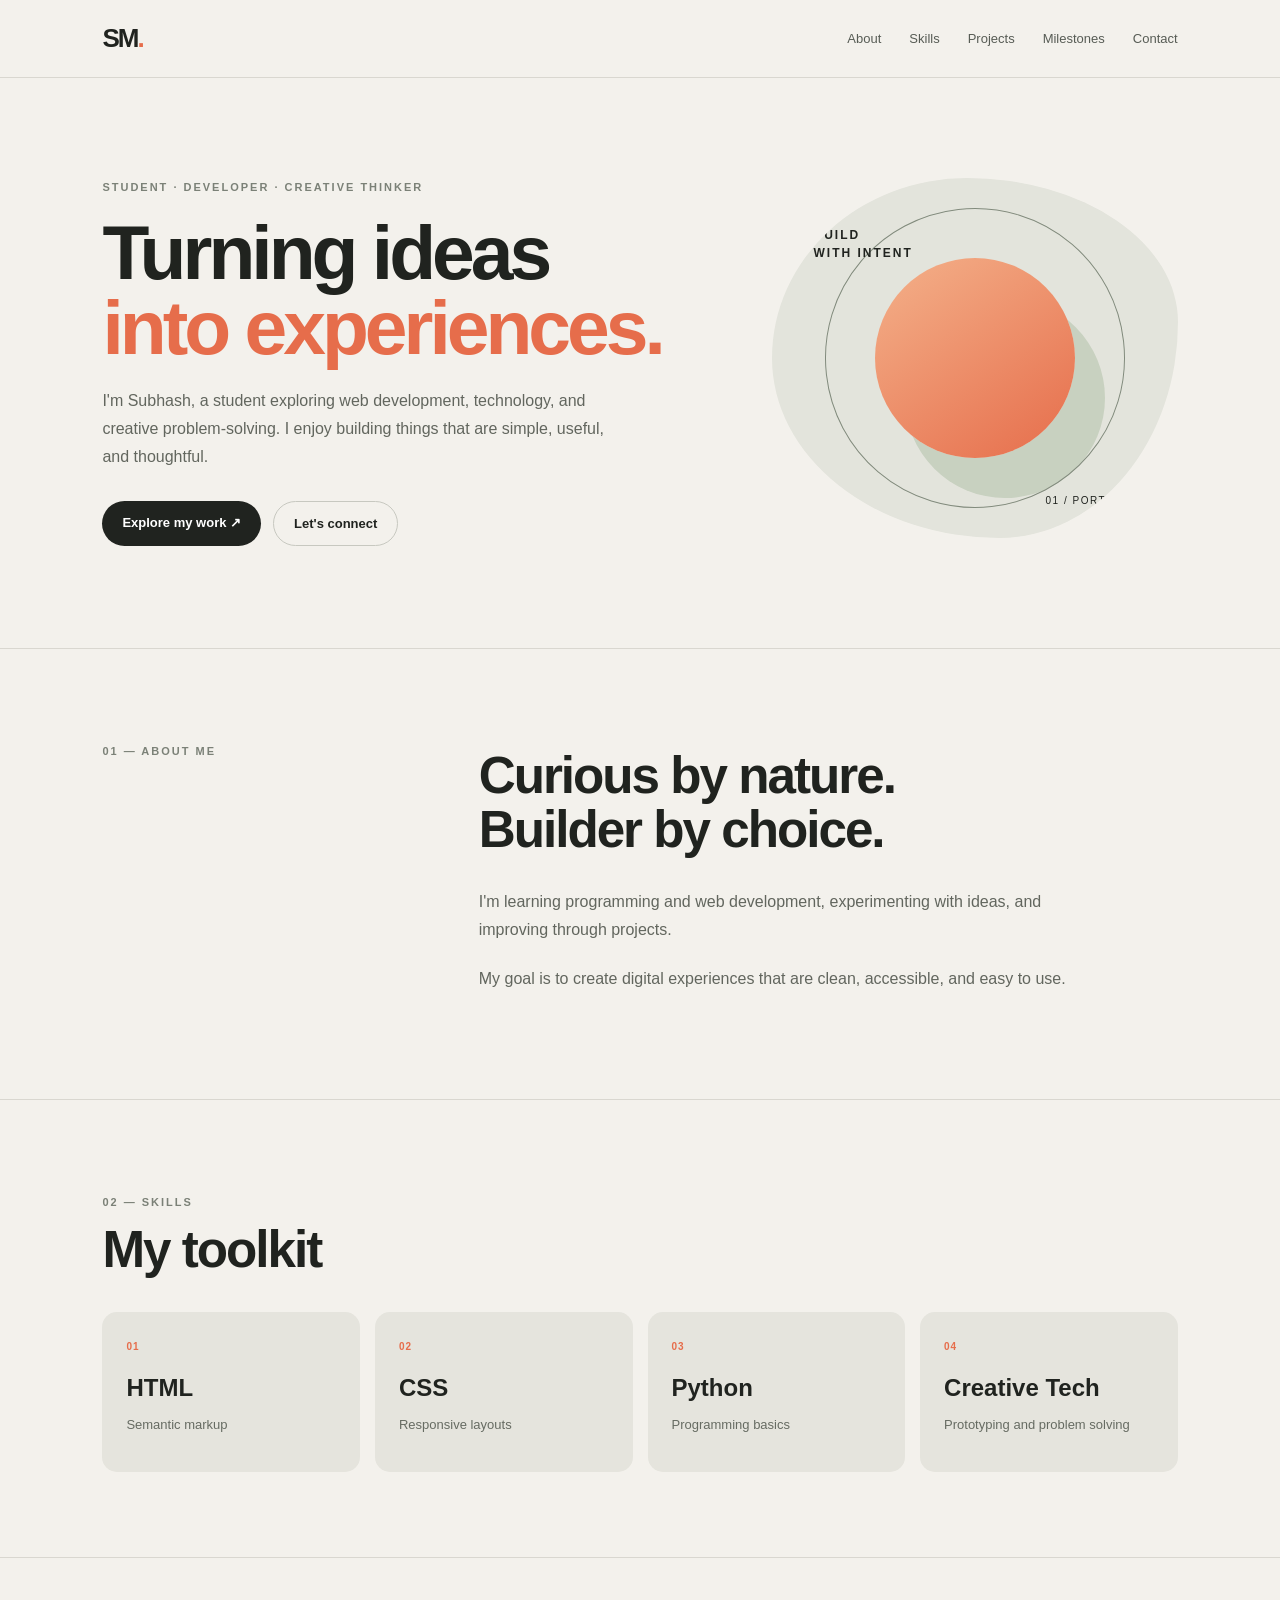
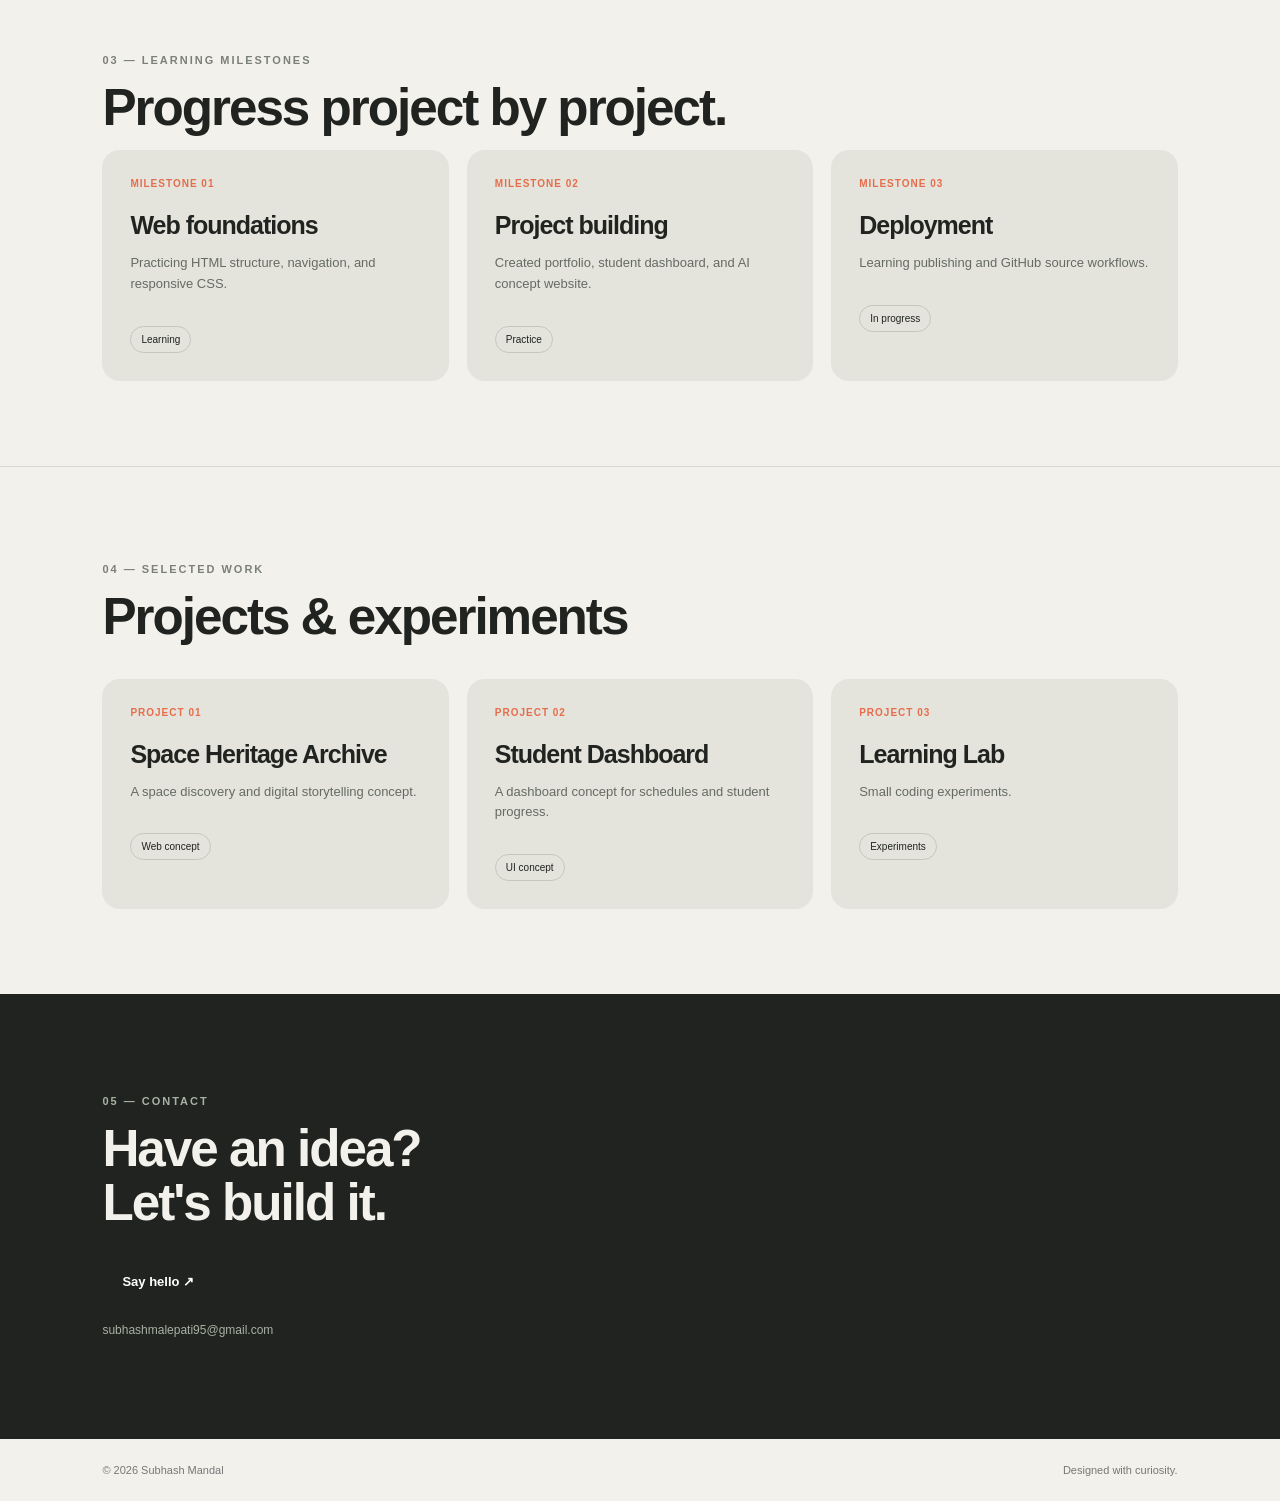
<file: index.html>
<!DOCTYPE html><html lang="en"><head><meta charset="UTF-8"><meta name="viewport" content="width=device-width, initial-scale=1"><title>Subhash | Portfolio</title><link rel="stylesheet" href="style.css"></head><body><header class="topbar"><a class="logo" href="#home">SM<span>.</span></a><nav><a href="#about">About</a><a href="#skills">Skills</a><a href="#projects">Projects</a><a href="#achievements">Milestones</a><a href="#contact">Contact</a></nav></header><main><section class="hero" id="home"><div class="hero-copy"><p class="eyebrow">STUDENT · DEVELOPER · CREATIVE THINKER</p><h1>Turning ideas<br><span>into experiences.</span></h1><p class="intro">I'm Subhash, a student exploring web development, technology, and creative problem-solving. I enjoy building things that are simple, useful, and thoughtful.</p><div class="actions"><a class="button primary" href="#projects">Explore my work ↗</a><a class="button secondary" href="#contact">Let's connect</a></div></div><div class="hero-art"><div class="orb"></div><div class="orbit"></div><div class="art-label">BUILD<br>WITH INTENT</div><div class="art-small">01 / PORTFOLIO</div></div></section><section class="section" id="about"><div class="section-heading"><p class="eyebrow">01 — ABOUT ME</p><h2>Curious by nature.<br>Builder by choice.</h2></div><div class="about-text"><p>I'm learning programming and web development, experimenting with ideas, and improving through projects.</p><p>My goal is to create digital experiences that are clean, accessible, and easy to use.</p></div></section><section class="section skills" id="skills"><p class="eyebrow">02 — SKILLS</p><h2>My toolkit</h2><div class="skill-grid"><div><span>01</span><h3>HTML</h3><p>Semantic markup</p></div><div><span>02</span><h3>CSS</h3><p>Responsive layouts</p></div><div><span>03</span><h3>Python</h3><p>Programming basics</p></div><div><span>04</span><h3>Creative Tech</h3><p>Prototyping and problem solving</p></div></div></section><section class="section achievements" id="achievements"><p class="eyebrow">03 — LEARNING MILESTONES</p><h2>Progress project by project.</h2><div class="project-grid"><article class="project-card"><div class="project-number">MILESTONE 01</div><h3>Web foundations</h3><p>Practicing HTML structure, navigation, and responsive CSS.</p><span class="tag">Learning</span></article><article class="project-card"><div class="project-number">MILESTONE 02</div><h3>Project building</h3><p>Created portfolio, student dashboard, and AI concept website.</p><span class="tag">Practice</span></article><article class="project-card"><div class="project-number">MILESTONE 03</div><h3>Deployment</h3><p>Learning publishing and GitHub source workflows.</p><span class="tag">In progress</span></article></div></section><section class="section projects" id="projects"><p class="eyebrow">04 — SELECTED WORK</p><h2>Projects &amp; experiments</h2><div class="project-grid"><article class="project-card"><div class="project-number">PROJECT 01</div><h3>Space Heritage Archive</h3><p>A space discovery and digital storytelling concept.</p><span class="tag">Web concept</span></article><article class="project-card"><div class="project-number">PROJECT 02</div><h3>Student Dashboard</h3><p>A dashboard concept for schedules and student progress.</p><span class="tag">UI concept</span></article><article class="project-card"><div class="project-number">PROJECT 03</div><h3>Learning Lab</h3><p>Small coding experiments.</p><span class="tag">Experiments</span></article></div></section><section class="contact" id="contact"><p class="eyebrow">05 — CONTACT</p><h2>Have an idea?<br>Let's build it.</h2><a href="mailto:subhashmalepati95@gmail.com" class="button primary">Say hello ↗</a><p class="contact-note">subhashmalepati95@gmail.com</p></section></main><footer><span>© 2026 Subhash Mandal</span><span>Designed with curiosity.</span></footer></body></html>
</file>
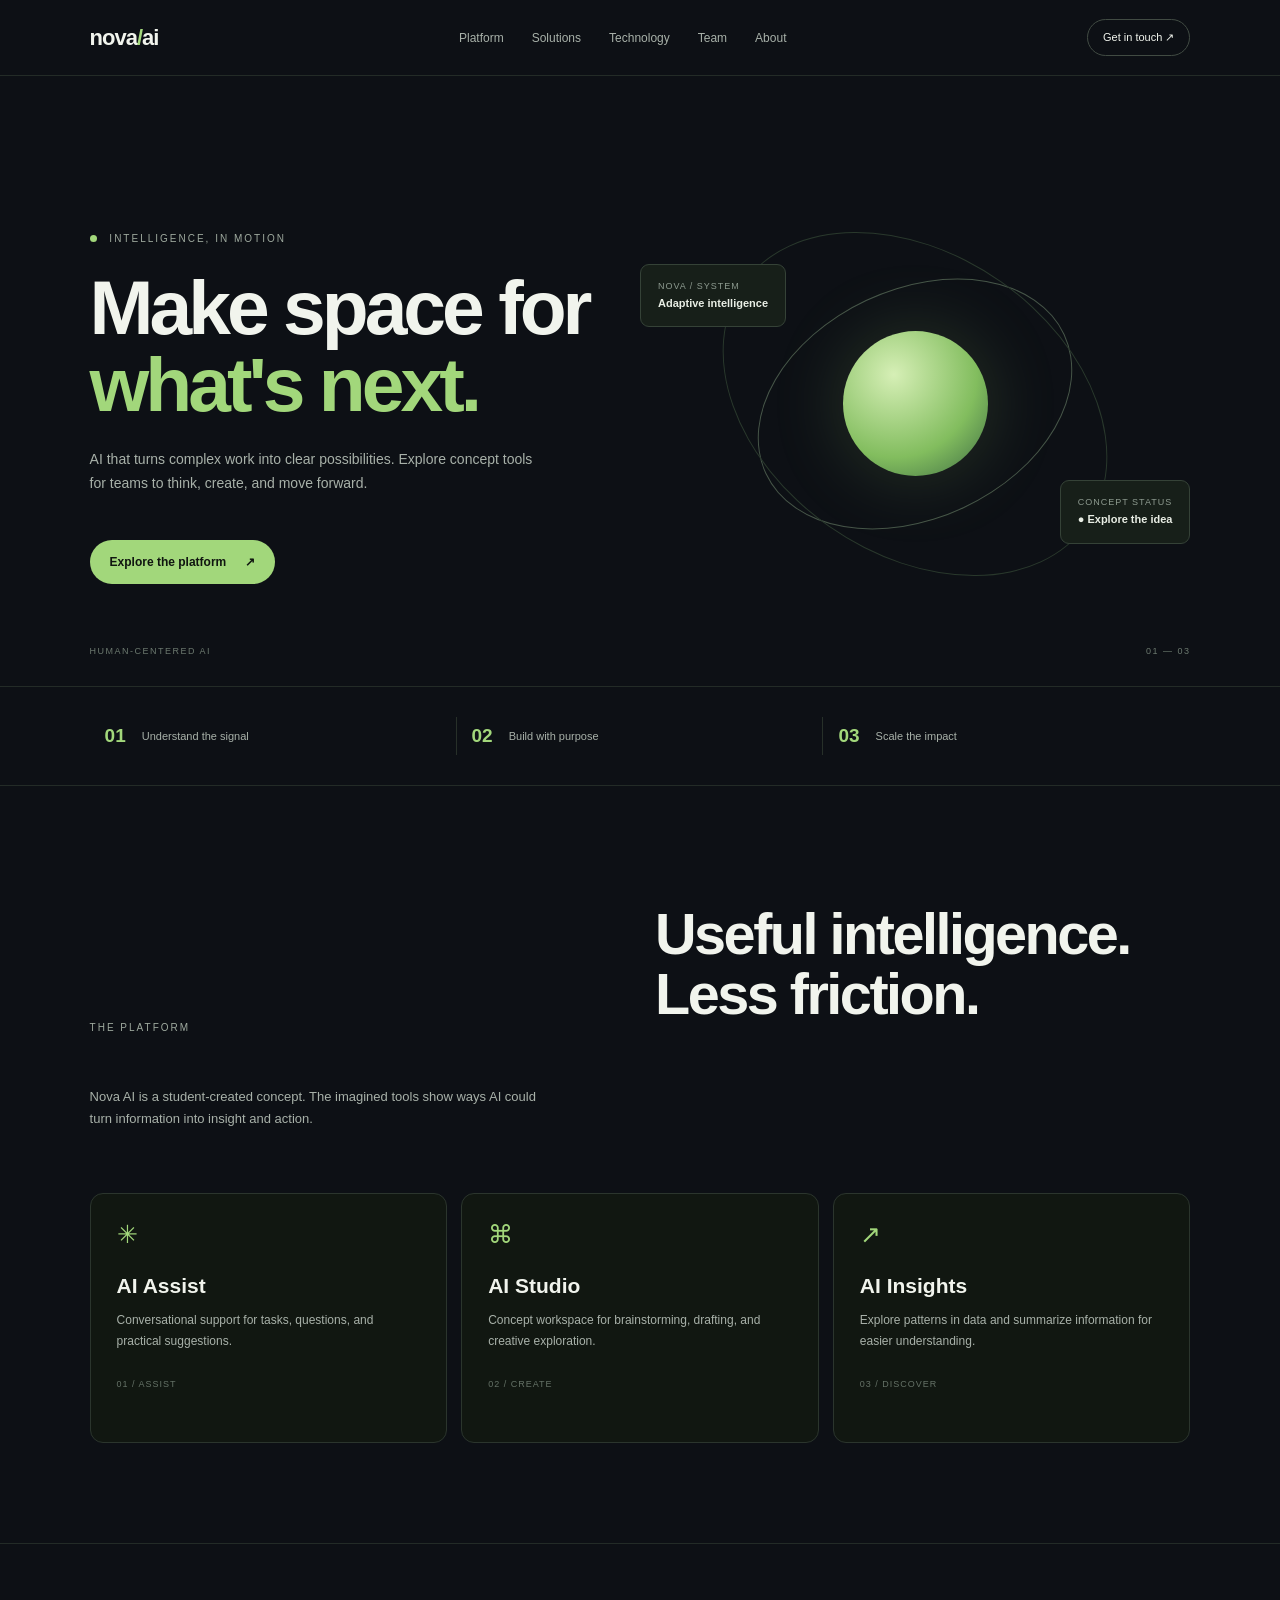
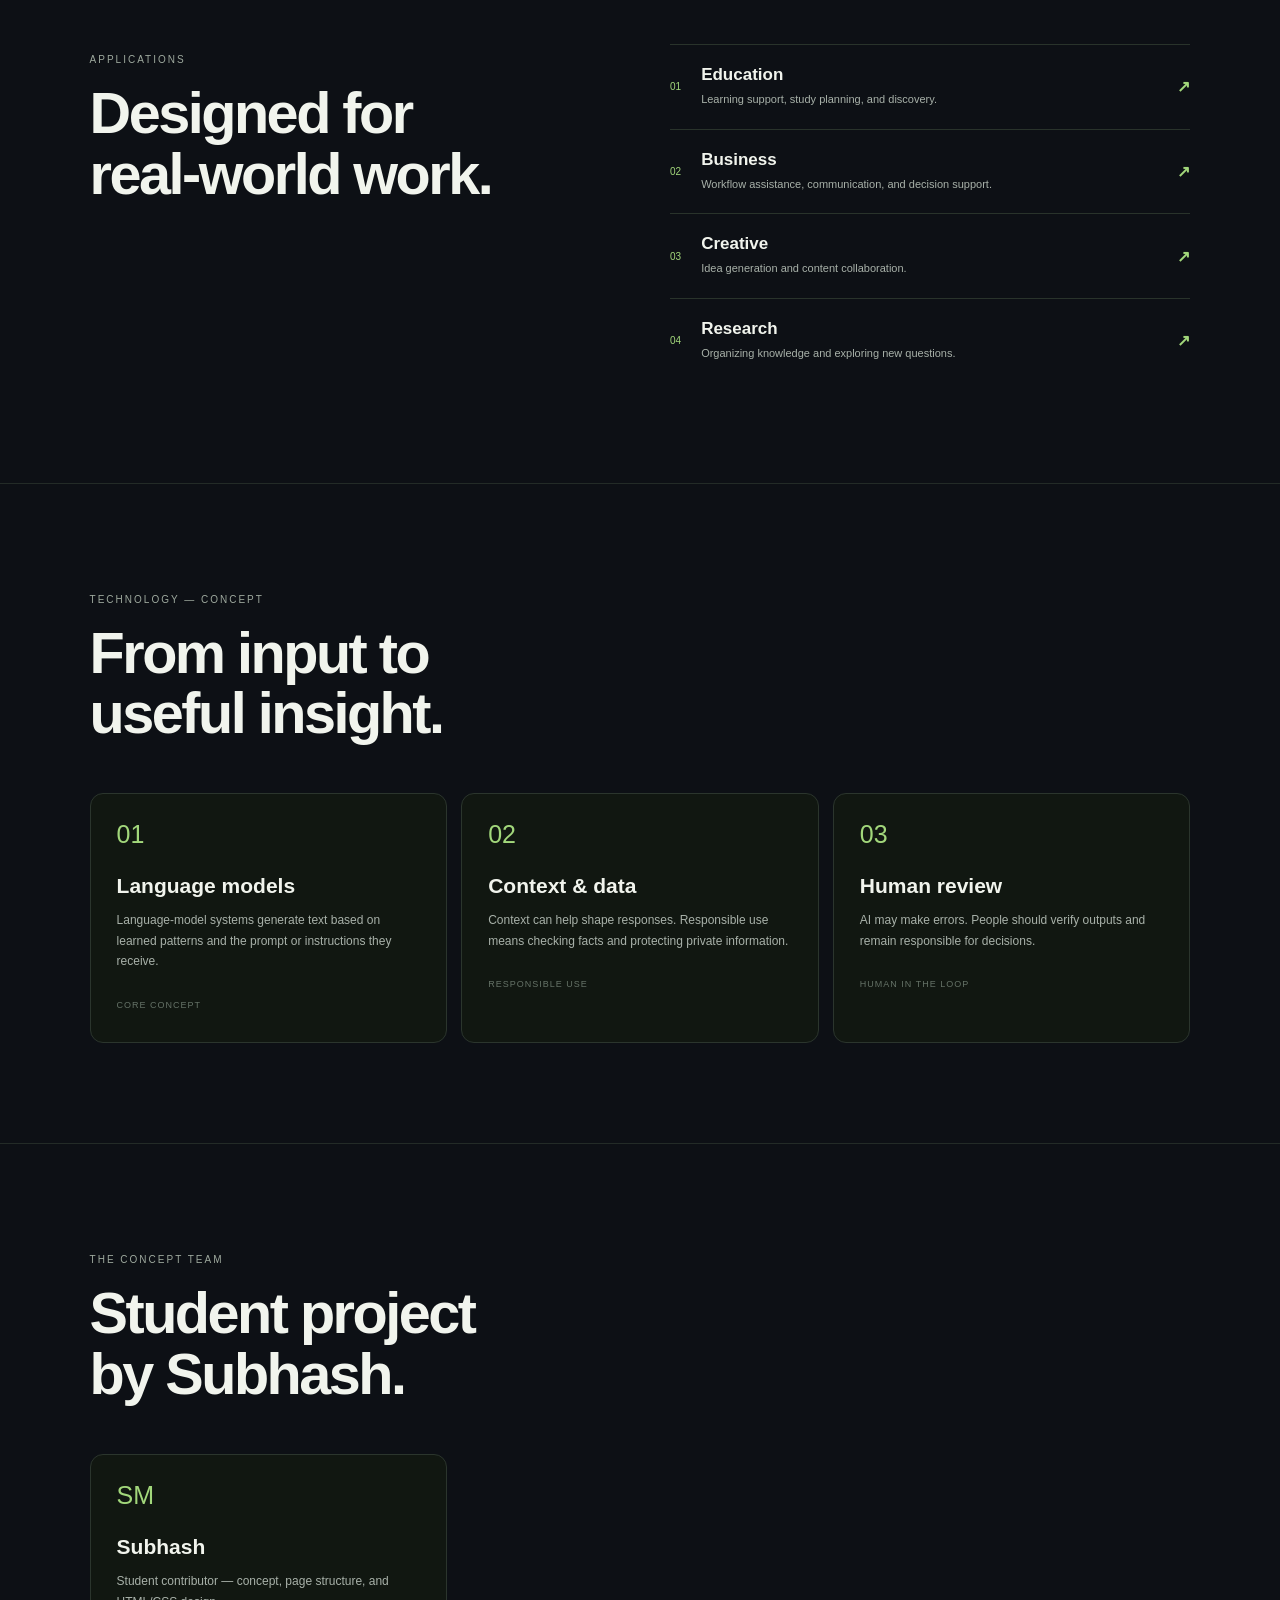
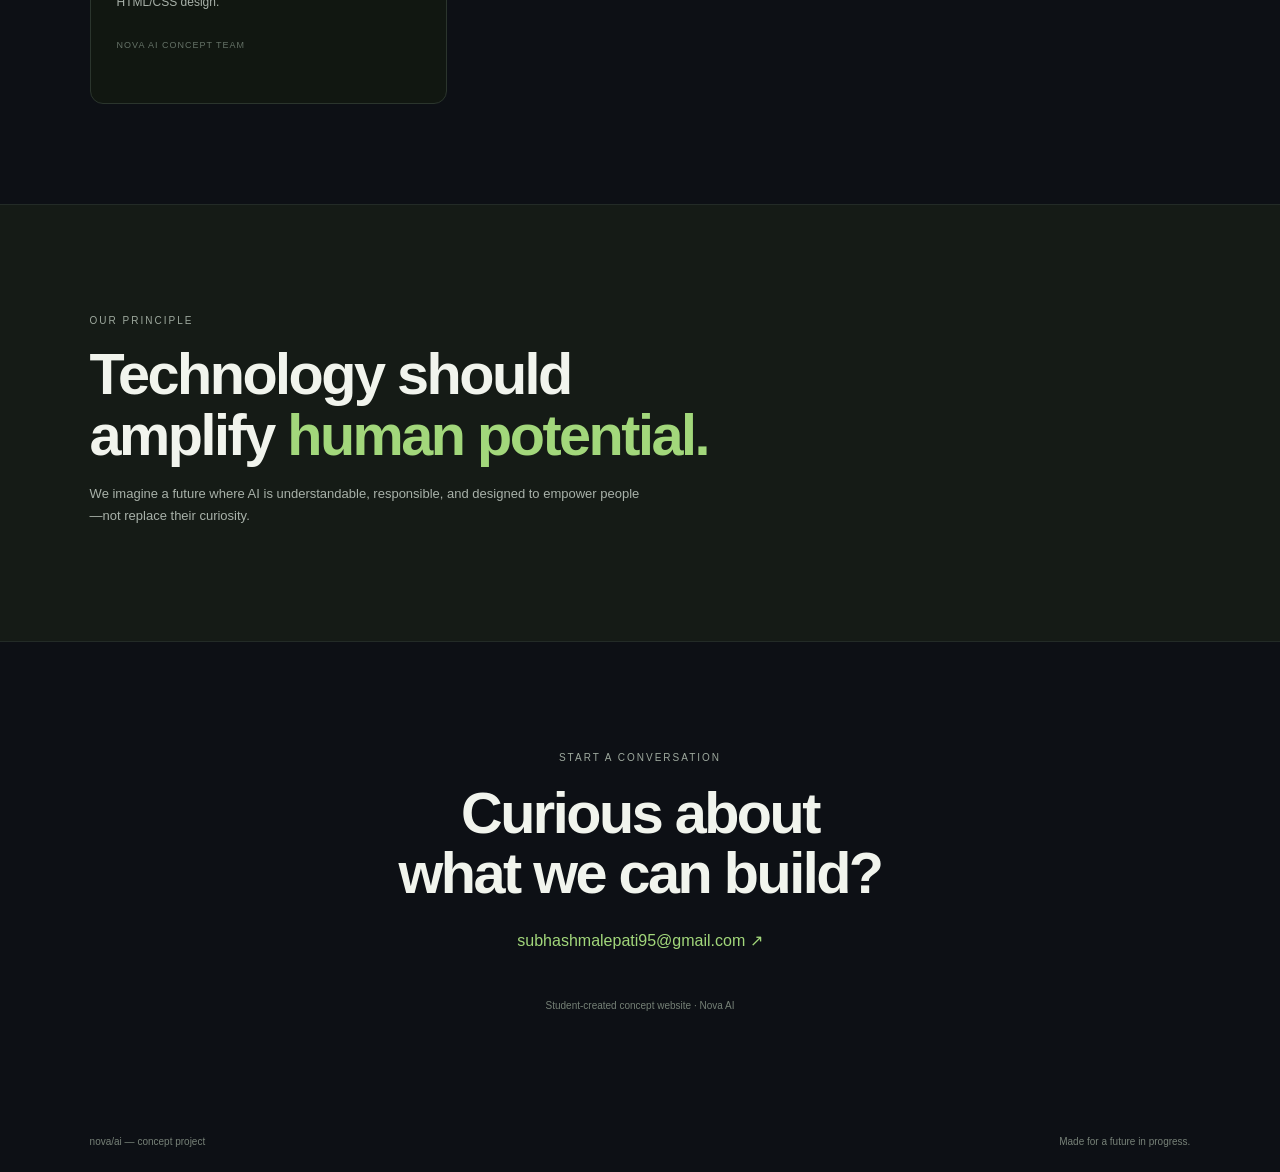
<file: nova-ai-website2529/index.html>
<!DOCTYPE html><html lang="en"><head><meta charset="UTF-8"><meta name="viewport" content="width=device-width, initial-scale=1"><title>Nova AI | Technology Website</title><link rel="stylesheet" href="style.css"></head><body><header><a class="brand" href="#home">nova<span>/</span>ai</a><nav><a href="#platform">Platform</a><a href="#solutions">Solutions</a><a href="#technology">Technology</a><a href="#team">Team</a><a href="#about">About</a></nav><a class="nav-button" href="#contact">Get in touch ↗</a></header><main><section class="hero" id="home"><div class="hero-content"><p class="eyebrow"><span class="pulse"></span> INTELLIGENCE, IN MOTION</p><h1>Make space for<br><em>what's next.</em></h1><p class="lead">AI that turns complex work into clear possibilities. Explore concept tools for teams to think, create, and move forward.</p><a class="cta" href="#platform">Explore the platform <span>↗</span></a></div><div class="visual"><div class="ring ring1"></div><div class="ring ring2"></div><div class="core"></div><div class="floating-card card-a">NOVA / SYSTEM<br><strong>Adaptive intelligence</strong></div><div class="floating-card card-b">CONCEPT STATUS<br><strong>● Explore the idea</strong></div></div><div class="hero-foot"><span>HUMAN-CENTERED AI</span><span>01 — 03</span></div></section><section class="metrics"><div><strong>01</strong><span>Understand the signal</span></div><div><strong>02</strong><span>Build with purpose</span></div><div><strong>03</strong><span>Scale the impact</span></div></section><section class="platform section" id="platform"><div class="section-intro"><p class="eyebrow">THE PLATFORM</p><h2>Useful intelligence.<br>Less friction.</h2><p>Nova AI is a student-created concept. The imagined tools show ways AI could turn information into insight and action.</p></div><div class="feature-grid"><article><div class="feature-icon">✳</div><h3>AI Assist</h3><p>Conversational support for tasks, questions, and practical suggestions.</p><span>01 / ASSIST</span></article><article><div class="feature-icon">⌘</div><h3>AI Studio</h3><p>Concept workspace for brainstorming, drafting, and creative exploration.</p><span>02 / CREATE</span></article><article><div class="feature-icon">↗</div><h3>AI Insights</h3><p>Explore patterns in data and summarize information for easier understanding.</p><span>03 / DISCOVER</span></article></div></section><section class="solutions section" id="solutions"><div><p class="eyebrow">APPLICATIONS</p><h2>Designed for<br>real-world work.</h2></div><div class="solution-list"><article><span>01</span><div><h3>Education</h3><p>Learning support, study planning, and discovery.</p></div><b>↗</b></article><article><span>02</span><div><h3>Business</h3><p>Workflow assistance, communication, and decision support.</p></div><b>↗</b></article><article><span>03</span><div><h3>Creative</h3><p>Idea generation and content collaboration.</p></div><b>↗</b></article><article><span>04</span><div><h3>Research</h3><p>Organizing knowledge and exploring new questions.</p></div><b>↗</b></article></div></section><section class="section technology" id="technology"><p class="eyebrow">TECHNOLOGY — CONCEPT</p><h2>From input to<br>useful insight.</h2><div class="feature-grid"><article><div class="feature-icon">01</div><h3>Language models</h3><p>Language-model systems generate text based on learned patterns and the prompt or instructions they receive.</p><span>CORE CONCEPT</span></article><article><div class="feature-icon">02</div><h3>Context &amp; data</h3><p>Context can help shape responses. Responsible use means checking facts and protecting private information.</p><span>RESPONSIBLE USE</span></article><article><div class="feature-icon">03</div><h3>Human review</h3><p>AI may make errors. People should verify outputs and remain responsible for decisions.</p><span>HUMAN IN THE LOOP</span></article></div></section><section class="section team" id="team"><p class="eyebrow">THE CONCEPT TEAM</p><h2>Student project<br>by Subhash.</h2><div class="feature-grid"><article><div class="feature-icon">SM</div><h3>Subhash</h3><p>Student contributor — concept, page structure, and HTML/CSS design.</p><span>NOVA AI CONCEPT TEAM</span></article></div></section><section class="about section" id="about"><p class="eyebrow">OUR PRINCIPLE</p><h2>Technology should<br>amplify <em>human potential.</em></h2><p>We imagine a future where AI is understandable, responsible, and designed to empower people—not replace their curiosity.</p></section><section class="contact" id="contact"><p class="eyebrow">START A CONVERSATION</p><h2>Curious about<br>what we can build?</h2><a href="mailto:subhashmalepati95@gmail.com">subhashmalepati95@gmail.com ↗</a><small>Student-created concept website · Nova AI</small></section></main><footer><span>nova/ai — concept project</span><span>Made for a future in progress.</span></footer></body></html>
</file>
<file: style.css>
*{box-sizing:border-box}html{scroll-behavior:smooth}body{margin:0;background:#f3f1ec;color:#20231f;font-family:Arial,Helvetica,sans-serif}a{color:inherit;text-decoration:none}.topbar{height:78px;padding:0 8%;display:flex;align-items:center;justify-content:space-between;border-bottom:1px solid #d9d7d0}.logo{font-size:26px;font-weight:800;letter-spacing:-2px}.logo span{color:#e66d4b}.topbar nav{display:flex;gap:28px;font-size:13px;color:#575c55}.topbar nav a:hover{color:#e66d4b}.hero{padding:90px 8% 100px;display:grid;grid-template-columns:1.2fr .8fr;gap:60px;align-items:center;min-height:570px}.eyebrow{font-size:11px;letter-spacing:2px;font-weight:bold;color:#7b8177}.hero h1{font-size:clamp(48px,6vw,82px);line-height:.98;letter-spacing:-4px;margin:22px 0}.hero h1 span{color:#e66d4b}.intro{max-width:510px;line-height:1.75;color:#62665e;font-size:16px}.actions{display:flex;gap:12px;margin-top:30px;flex-wrap:wrap}.button{display:inline-block;padding:14px 20px;border-radius:30px;font-size:13px;font-weight:bold}.primary{background:#20231f;color:#fff}.primary:hover{background:#e66d4b}.secondary{border:1px solid #c7c8c0}.hero-art{min-height:360px;background:#e3e4dc;border-radius:48% 52% 44% 56%/50% 40% 60% 50%;position:relative;overflow:hidden;display:flex;align-items:center;justify-content:center}.orb{width:200px;height:200px;border-radius:50%;background:linear-gradient(145deg,#f4b18a,#e66d4b);box-shadow:30px 40px 0 #c8d1c0}.orbit{position:absolute;width:300px;height:300px;border:1px solid #828b7d;border-radius:50%;transform:rotate(-28deg)}.art-label{font-size:12px;letter-spacing:2px;font-weight:bold;line-height:1.5;position:absolute;top:48px;left:42px}.art-small{position:absolute;bottom:32px;right:34px;font-size:10px;letter-spacing:1.5px}.section{padding:85px 8%;border-top:1px solid #d9d7d0}.section-heading{display:grid;grid-template-columns:.7fr 1.3fr;align-items:start}.section h2,.contact h2{font-size:clamp(34px,4vw,56px);letter-spacing:-2px;line-height:1.05;margin:15px 0}.about-text{margin-left:35%;max-width:600px;color:#62665e;line-height:1.8}.about-text p{margin-bottom:20px}.skills h2,.projects h2{margin-bottom:35px}.skill-grid{display:grid;grid-template-columns:repeat(4,1fr);gap:15px}.skill-grid div{padding:24px;background:#e5e4dd;border-radius:15px}.skill-grid span,.project-number{font-size:10px;letter-spacing:1px;color:#e66d4b;font-weight:bold}.skill-grid h3{font-size:24px;margin:20px 0 8px}.skill-grid p,.project-card p{color:#666b62;line-height:1.6;font-size:13px}.project-grid{display:grid;grid-template-columns:repeat(3,1fr);gap:18px}.project-card{background:#e4e4dc;border-radius:18px;padding:28px;min-height:230px}.project-card h3{font-size:25px;letter-spacing:-1px;margin:22px 0 10px}.tag{display:inline-block;margin-top:18px;border:1px solid #c4c7bd;border-radius:20px;padding:7px 10px;font-size:10px}.contact{padding:90px 8%;background:#20231f;color:#f3f1ec}.contact .eyebrow{color:#a9b1a5}.contact h2{margin-bottom:30px}.contact-note{color:#a9b1a5;font-size:12px;margin-top:20px}footer{padding:25px 8%;display:flex;justify-content:space-between;font-size:11px;color:#777}@media(max-width:800px){.hero{grid-template-columns:1fr;padding-top:60px}.hero-art{min-height:280px}.section-heading{grid-template-columns:1fr}.about-text{margin:25px 0 0}.skill-grid,.project-grid{grid-template-columns:1fr 1fr}.hero h1{letter-spacing:-2px}}@media(max-width:520px){.topbar{padding:0 5%;height:auto;min-height:70px}.topbar nav{gap:12px;font-size:11px}.hero,.section,.contact{padding-left:5%;padding-right:5%}.skill-grid,.project-grid{grid-template-columns:1fr}.hero h1{font-size:48px}footer{padding:22px 5%;gap:15px;flex-wrap:wrap}}
</file>
<file: nova-ai-website2529/style.css>
*{box-sizing:border-box}html{scroll-behavior:smooth}body{margin:0;background:#0d1015;color:#f1f4ed;font-family:Arial,Helvetica,sans-serif}a{color:inherit;text-decoration:none}header{height:76px;padding:0 7%;display:flex;align-items:center;justify-content:space-between;border-bottom:1px solid #232b27}.brand{font-size:22px;font-weight:bold;letter-spacing:-1px}.brand span{color:#a2d77b}nav{display:flex;gap:28px;color:#a8b1a9;font-size:12px}.nav-button{font-size:11px;border:1px solid #414b43;padding:11px 15px;border-radius:22px}.hero{min-height:610px;padding:80px 7% 35px;display:grid;grid-template-columns:1fr 1fr;align-items:center;position:relative;overflow:hidden}.hero-content{z-index:2}.eyebrow{font-size:10px;letter-spacing:2px;color:#9ea99e}.pulse{display:inline-block;width:7px;height:7px;background:#a2d77b;border-radius:50%;margin-right:8px}.hero h1{font-size:clamp(52px,6vw,82px);line-height:1;letter-spacing:-4px;margin:25px 0}.hero h1 em,.about h2 em{font-style:normal;color:#a2d77b}.lead{max-width:450px;color:#a8b1a9;line-height:1.7;font-size:14px}.cta{display:inline-block;margin-top:30px;background:#a2d77b;color:#101510;border-radius:30px;padding:15px 20px;font-size:12px;font-weight:bold}.cta span{margin-left:15px}.visual{height:390px;position:relative;display:grid;place-items:center}.core{width:145px;height:145px;border-radius:50%;background:radial-gradient(circle at 35% 30%,#d6efb6,#82bd5e 60%,#3b6943);box-shadow:0 0 75px #a2d77b30;z-index:1}.ring{position:absolute;border:1px solid #465548;border-radius:50%;transform:rotate(-25deg)}.ring1{width:330px;height:230px}.ring2{width:420px;height:300px;transform:rotate(35deg);border-color:#29382c}.floating-card{position:absolute;background:#171f19;border:1px solid #354237;padding:14px 17px;border-radius:9px;font-size:9px;letter-spacing:1px;color:#8e9b90;line-height:1.7;z-index:2}.floating-card strong{font-size:11px;color:#e9eee5;letter-spacing:0}.card-a{top:55px;left:0}.card-b{bottom:55px;right:0}.hero-foot{position:absolute;bottom:30px;left:7%;right:7%;display:flex;justify-content:space-between;font-size:9px;letter-spacing:1.5px;color:#6c796f}.metrics{display:grid;grid-template-columns:repeat(3,1fr);padding:30px 7%;border-top:1px solid #232b27;border-bottom:1px solid #232b27}.metrics div{display:flex;align-items:center;gap:16px;padding:8px 15px;border-right:1px solid #273029}.metrics div:last-child{border:0}.metrics strong{font-size:19px;color:#a2d77b}.metrics span{font-size:11px;color:#a8b1a9}.section{padding:100px 7%;border-bottom:1px solid #232b27}.section-intro{display:grid;grid-template-columns:1fr 1fr;gap:30px;align-items:end}.section h2,.about h2,.contact h2{font-size:clamp(36px,4.5vw,62px);line-height:1.05;letter-spacing:-2.5px;margin:18px 0}.section-intro>p:last-child{color:#a8b1a9;line-height:1.7;font-size:13px;max-width:460px}.feature-grid{display:grid;grid-template-columns:repeat(3,1fr);gap:14px;margin-top:50px}.feature-grid article{border:1px solid #2b352d;border-radius:13px;padding:26px;min-height:250px;background:#111711}.feature-icon{font-size:25px;color:#a2d77b}.feature-grid h3{font-size:21px;margin:25px 0 10px}.feature-grid p{color:#a8b1a9;font-size:12px;line-height:1.7}.feature-grid article>span{display:block;font-size:9px;letter-spacing:1px;color:#657267;margin-top:28px}.solutions{display:grid;grid-template-columns:1fr 1fr;gap:60px}.solution-list article{display:flex;gap:20px;padding:20px 0;border-top:1px solid #29332b;align-items:center}.solution-list article>span{font-size:10px;color:#a2d77b}.solution-list article div{flex:1}.solution-list h3{font-size:17px;margin:0 0 6px}.solution-list p{font-size:11px;color:#a8b1a9;margin:0;line-height:1.6}.solution-list b{color:#a2d77b}.about{background:#151b16}.about>p:not(.eyebrow){color:#a8b1a9;max-width:550px;line-height:1.7;font-size:13px}.contact{padding:100px 7%;text-align:center}.contact h2{margin:20px 0 28px}.contact>a{display:inline-block;color:#a2d77b;font-size:16px}.contact small{display:block;color:#758076;font-size:10px;margin-top:50px}footer{padding:25px 7%;display:flex;justify-content:space-between;font-size:10px;color:#768077}@media(max-width:800px){header{padding:0 5%}nav{gap:14px}.hero{grid-template-columns:1fr;padding:60px 5% 70px}.visual{height:320px}.hero-foot{left:5%;right:5%}.section{padding:70px 5%}.section-intro,.solutions{grid-template-columns:1fr}.feature-grid{grid-template-columns:1fr}.metrics{padding:25px 5%}.metrics div{padding:8px;gap:8px}.metrics span{font-size:9px}}@media(max-width:500px){nav{display:none}.nav-button{padding:9px 11px}.hero h1{font-size:54px;letter-spacing:-3px}.ring1{width:280px}.ring2{width:320px}.floating-card{font-size:8px;padding:10px}.metrics{grid-template-columns:1fr;gap:10px}.metrics div{border-right:0;border-bottom:1px solid #273029;padding:12px 0}.solutions{gap:25px}footer{flex-wrap:wrap;gap:10px}}
</file>
